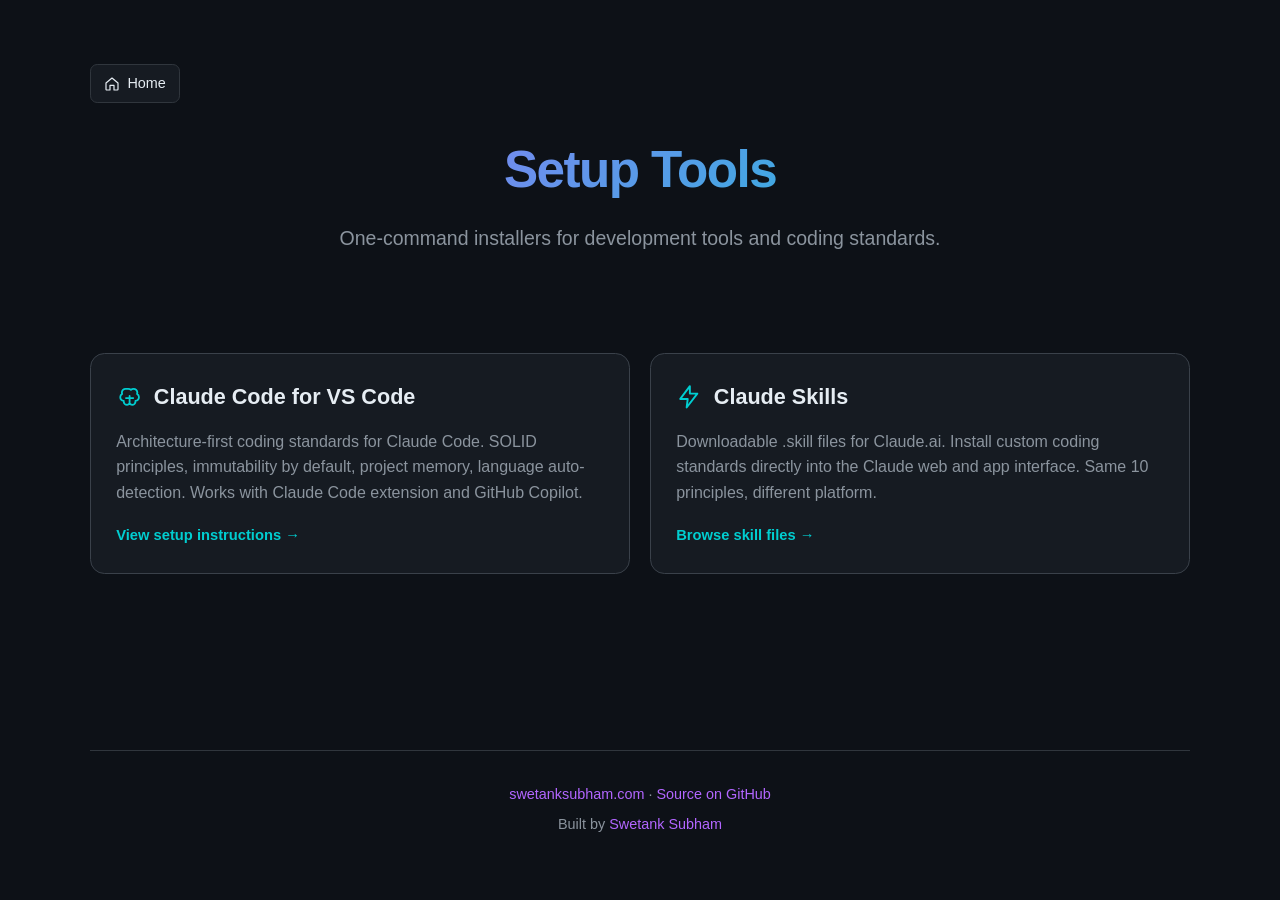
<file: index.html>
<!DOCTYPE html>
<html lang="en">
<head>
    <meta charset="UTF-8">
    <meta name="viewport" content="width=device-width, initial-scale=1.0">
    <title>Setup Tools — swetanksubham.com</title>
    <meta name="description" content="One-command setup scripts for development tools and coding standards.">
    <meta property="og:title" content="Setup Tools — swetanksubham.com">
    <meta property="og:description" content="One-command setup scripts for development tools and coding standards.">
    <meta property="og:type" content="website">
    <meta property="og:url" content="https://swetanksubham.com/setup/">
    <link rel="icon" href="data:image/svg+xml,<svg xmlns='http://www.w3.org/2000/svg' viewBox='0 0 100 100'><text y='.9em' font-size='90'>⚙</text></svg>">
    <link rel="stylesheet" href="./shared.css">
    <style>
        .hero {
            margin-bottom: clamp(2.25rem, 4vw, 3.5rem);
        }

        h1 {
            font-size: clamp(2.1rem, 5vw, 3.2rem);
        }

        .tagline {
            font-size: clamp(1rem, 2vw, 1.22rem);
            max-width: 48rem;
        }

        .tools {
            display: grid;
            grid-template-columns: repeat(auto-fit, minmax(min(100%, 22rem), 1fr));
            gap: 1.2rem;
            margin: clamp(2rem, 4vw, 3rem) 0;
        }

        .tool-card {
            background: var(--surface);
            border: 1px solid var(--border);
            border-radius: 0.9rem;
            padding: clamp(1.2rem, 2vw, 1.8rem);
            text-decoration: none;
            color: inherit;
            transition: border-color 0.2s, transform 0.15s;
            display: block;
        }

        .tool-card:hover {
            border-color: var(--purple-dim);
            transform: translateY(-2px);
        }

        .tool-header {
            display: flex;
            align-items: center;
            gap: 0.75rem;
            margin-bottom: 0.9rem;
        }

        .tool-icon {
            width: 1.6rem;
            height: 1.6rem;
            display: inline-flex;
            color: var(--cyan);
            flex-shrink: 0;
        }

        .tool-icon svg {
            width: 100%;
            height: 100%;
        }

        .tool-header h2 {
            font-size: clamp(1.15rem, 1.8vw, 1.35rem);
            font-weight: 700;
        }

        .tool-desc {
            font-size: 1rem;
            color: var(--text-muted);
            margin-bottom: 1rem;
        }

        .tool-link {
            font-size: 0.92rem;
            font-weight: 600;
            color: var(--cyan);
            transition: color 0.15s;
        }

        .tool-card:hover .tool-link {
            color: var(--purple);
        }

        footer p + p {
            margin-top: 0.45rem;
        }

        @media (min-width: 70rem) {
            .tools {
                grid-template-columns: repeat(2, minmax(0, 1fr));
            }

            .tool-card {
                border-color: #3a414a;
            }
        }
    </style>
</head>
<body>
    <div class="container">
        <div class="home-wrap">
            <a href="./" class="home-btn" aria-label="Home">
                <svg class="home-icon" viewBox="0 0 24 24" fill="none" aria-hidden="true">
                    <path d="M3 10.5L12 3L21 10.5V20C21 20.55 20.55 21 20 21H15V14H9V21H4C3.45 21 3 20.55 3 20V10.5Z" stroke="currentColor" stroke-width="1.8" stroke-linecap="round" stroke-linejoin="round"/>
                </svg>
                <span>Home</span>
            </a>
        </div>

        <div class="hero">
            <h1>Setup Tools</h1>
            <p class="tagline">One-command installers for development tools and coding standards.</p>
        </div>

        <div class="tools">
            <a href="./claude/vscode/" class="tool-card">
                <div class="tool-header">
                    <span class="tool-icon" aria-hidden="true">
                        <svg viewBox="0 0 24 24" fill="none">
                            <path d="M9 4.5C7.07 4.5 5.5 6.07 5.5 8C5.5 8.46 5.59 8.9 5.76 9.3C4.68 9.89 4 11.03 4 12.3C4 14.16 5.43 15.7 7.25 15.87C7.23 16.01 7.22 16.15 7.22 16.3C7.22 18.06 8.64 19.5 10.4 19.5C11.34 19.5 12.18 19.1 12.75 18.46C13.33 19.1 14.16 19.5 15.1 19.5C16.86 19.5 18.28 18.06 18.28 16.3C18.28 16.15 18.27 16.01 18.25 15.87C20.07 15.7 21.5 14.16 21.5 12.3C21.5 11.03 20.82 9.89 19.74 9.3C19.91 8.9 20 8.46 20 8C20 6.07 18.43 4.5 16.5 4.5C15.52 4.5 14.63 4.9 14 5.54C13.37 4.9 12.48 4.5 11.5 4.5H9Z" stroke="currentColor" stroke-width="1.7" stroke-linecap="round" stroke-linejoin="round"/>
                            <path d="M12.75 18.45V11.2M9.35 13.2H12.75M16.15 13.2H12.75" stroke="currentColor" stroke-width="1.7" stroke-linecap="round" stroke-linejoin="round"/>
                        </svg>
                    </span>
                    <h2>Claude Code for VS Code</h2>
                </div>
                <p class="tool-desc">
                    Architecture-first coding standards for Claude Code. SOLID principles, immutability by default,
                    project memory, language auto-detection. Works with Claude Code extension and GitHub Copilot.
                </p>
                <span class="tool-link">View setup instructions &rarr;</span>
            </a>

            <a href="./claude/skills/" class="tool-card">
                <div class="tool-header">
                    <span class="tool-icon" aria-hidden="true">
                        <svg viewBox="0 0 24 24" fill="none">
                            <path d="M13 2L4 14H11L10 22L20 9H13L13 2Z" stroke="currentColor" stroke-width="1.8" stroke-linecap="round" stroke-linejoin="round"/>
                        </svg>
                    </span>
                    <h2>Claude Skills</h2>
                </div>
                <p class="tool-desc">
                    Downloadable .skill files for Claude.ai. Install custom coding standards directly into
                    the Claude web and app interface. Same 10 principles, different platform.
                </p>
                <span class="tool-link">Browse skill files &rarr;</span>
            </a>
        </div>

        <footer>
            <p><a href="https://swetanksubham.com">swetanksubham.com</a> · <a href="https://github.com/swtnk/setup">Source on GitHub</a></p>
            <p>Built by <a href="https://swetanksubham.com">Swetank Subham</a></p>
        </footer>
    </div>


</body>
</html>
</file>
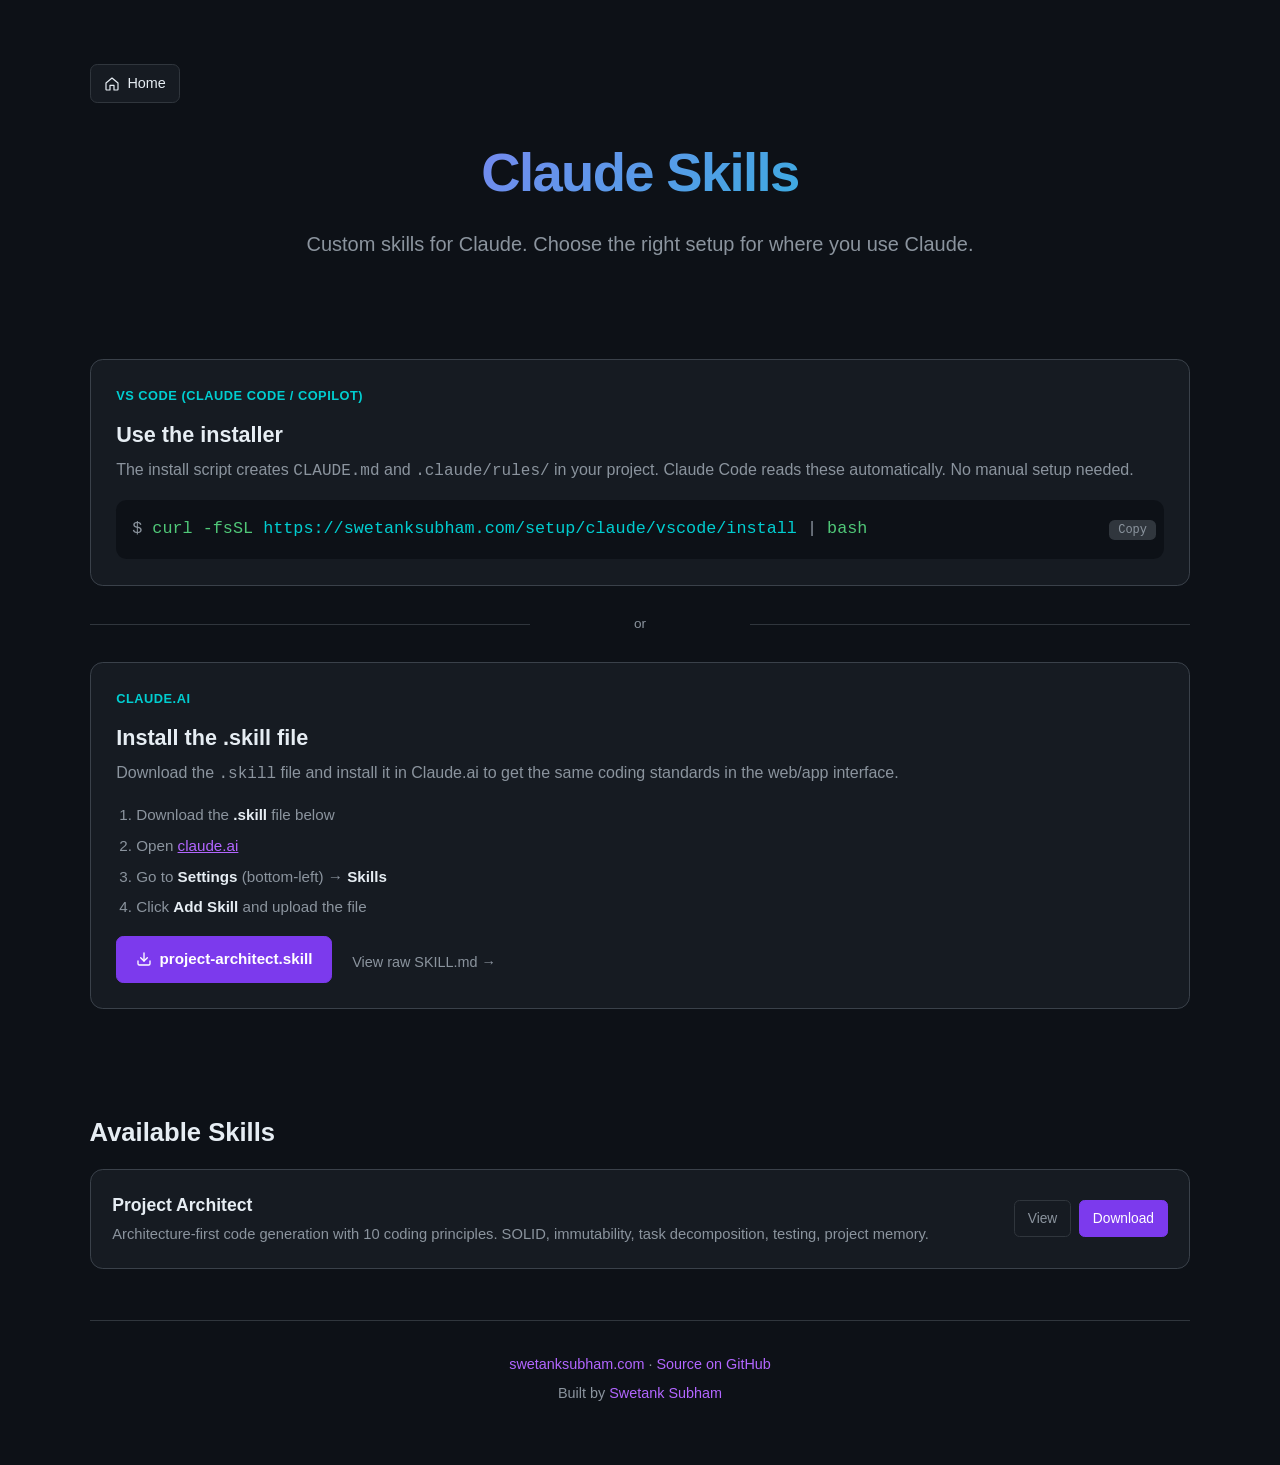
<file: claude/skills/index.html>
<!DOCTYPE html>
<html lang="en">
<head>
    <meta charset="UTF-8">
    <meta name="viewport" content="width=device-width, initial-scale=1.0">
    <title>Claude Skills — swetanksubham.com</title>
    <meta name="description" content="Downloadable .skill files for Claude.ai. Install custom coding standards directly into the Claude web and app interface.">
    <meta property="og:title" content="Claude Skills — swetanksubham.com">
    <meta property="og:description" content="Downloadable .skill files for Claude.ai. Install custom coding standards directly into the Claude web and app interface.">
    <meta property="og:type" content="website">
    <meta property="og:url" content="https://swetanksubham.com/setup/claude/skills/">
    <link rel="icon" href="data:image/svg+xml,<svg xmlns='http://www.w3.org/2000/svg' viewBox='0 0 100 100'><text y='.9em' font-size='90'>⚙</text></svg>">
    <link rel="stylesheet" href="../../shared.css">
    <style>
        .paths {
            display: grid;
            gap: 1.2rem;
            margin: clamp(2.5rem, 4vw, 3.5rem) 0;
        }

        .path-card {
            background: var(--surface);
            border: 1px solid var(--border);
            border-radius: 0.8rem;
            padding: clamp(1.25rem, 2vw, 1.8rem);
        }

        .path-card h2 {
            font-size: clamp(1.15rem, 1.8vw, 1.35rem);
            font-weight: 700;
            margin-bottom: 0.25rem;
        }

        .path-card .for {
            font-size: 0.8rem;
            color: var(--cyan);
            font-weight: 600;
            text-transform: uppercase;
            letter-spacing: 0.04em;
            margin-bottom: 0.75rem;
        }

        .path-card p {
            font-size: 1rem;
            color: var(--text-muted);
            margin-bottom: 1rem;
        }

        .path-card ol {
            padding-left: 1.25rem;
            margin-bottom: 1rem;
        }

        .path-card li {
            font-size: 0.95rem;
            color: var(--text-muted);
            margin-bottom: 0.4rem;
        }

        .path-card li strong {
            color: var(--text);
            font-weight: 600;
        }

        .cmd-block {
            font-family: var(--font-mono);
            font-size: clamp(0.95rem, 1.4vw, 1.05rem);
            color: var(--green);
            background: var(--code-bg);
            padding: 1rem;
            padding-right: 3.5rem;
            border-radius: 0.65rem;
            overflow-x: auto;
            white-space: nowrap;
            position: relative;
        }

        .cmd-block .prompt { color: var(--text-muted); user-select: none; }
        .cmd-block .url { color: var(--cyan); }
        .cmd-block .pipe { color: var(--text-muted); }

        .download-btn {
            display: inline-flex;
            align-items: center;
            gap: 0.5rem;
            padding: 0.65rem 1.15rem;
            border-radius: 0.45rem;
            border: 1px solid var(--purple-dim);
            background: var(--purple-dim);
            color: white;
            text-decoration: none;
            font-size: 0.95rem;
            font-weight: 600;
            transition: background 0.15s, transform 0.1s;
        }

        .download-btn:hover {
            background: var(--purple);
            transform: translateY(-1px);
        }

        .secondary-link {
            display: inline-block;
            margin-left: 1rem;
            font-size: 0.9rem;
            color: var(--text-muted);
            text-decoration: none;
        }

        .secondary-link:hover { color: var(--purple); }

        .divider {
            text-align: center;
            color: var(--text-muted);
            font-size: 0.85rem;
            margin: 0.5rem 0;
            position: relative;
        }

        .divider::before, .divider::after {
            content: '';
            position: absolute;
            top: 50%;
            width: 40%;
            height: 1px;
            background: var(--border);
        }

        .divider::before { left: 0; }
        .divider::after { right: 0; }

        .skill-list {
            margin: clamp(2.5rem, 4vw, 3.5rem) 0;
        }

        .skill-list h2 {
            font-size: clamp(1.3rem, 2vw, 1.6rem);
            font-weight: 700;
            margin-bottom: 1rem;
        }

        .skill-item {
            background: var(--surface);
            border: 1px solid var(--border);
            border-radius: 0.8rem;
            padding: clamp(1.1rem, 2vw, 1.35rem);
            display: flex;
            align-items: center;
            justify-content: space-between;
            gap: 1rem;
            flex-wrap: wrap;
        }

        .skill-info h3 {
            font-size: 1.1rem;
            font-weight: 600;
            margin-bottom: 0.2rem;
        }

        .skill-info p {
            font-size: 0.92rem;
            color: var(--text-muted);
        }

        .skill-actions {
            display: flex;
            gap: 0.5rem;
            align-items: center;
            flex-wrap: wrap;
        }

        .small-btn {
            padding: 0.4rem 0.8rem;
            border-radius: 0.35rem;
            border: 1px solid var(--border);
            background: var(--surface);
            color: var(--text-muted);
            text-decoration: none;
            font-size: 0.86rem;
            transition: border-color 0.15s, color 0.15s;
        }

        .small-btn:hover {
            border-color: var(--purple-dim);
            color: var(--text);
        }

        .small-btn.primary {
            border-color: var(--purple-dim);
            background: var(--purple-dim);
            color: white;
        }

        .small-btn.primary:hover {
            background: var(--purple);
        }

        @media (min-width: 70rem) {
            .path-card,
            .skill-item {
                border-color: #3a414a;
            }
        }
    </style>
</head>
<body>
    <div class="container">
        <div class="home-wrap">
            <a href="../../" class="home-btn" aria-label="Home">
                <svg class="home-icon" viewBox="0 0 24 24" fill="none" aria-hidden="true">
                    <path d="M3 10.5L12 3L21 10.5V20C21 20.55 20.55 21 20 21H15V14H9V21H4C3.45 21 3 20.55 3 20V10.5Z" stroke="currentColor" stroke-width="1.8" stroke-linecap="round" stroke-linejoin="round"/>
                </svg>
                <span>Home</span>
            </a>
        </div>

        <div class="hero">
            <h1>Claude Skills</h1>
            <p class="tagline">Custom skills for Claude. Choose the right setup for where you use Claude.</p>
        </div>

        <div class="paths">
            <div class="path-card">
                <div class="for">VS Code (Claude Code / Copilot)</div>
                <h2>Use the installer</h2>
                <p>The install script creates <code>CLAUDE.md</code> and <code>.claude/rules/</code> in your project. Claude Code reads these automatically. No manual setup needed.</p>
                <div class="cmd-block" data-cmd="curl -fsSL https://swetanksubham.com/setup/claude/vscode/install | bash">
                    <span class="prompt">$ </span>curl -fsSL <span class="url">https://swetanksubham.com/setup/claude/vscode/install</span> <span class="pipe">|</span> bash
                    <button class="cmd-copy-btn" type="button">Copy</button>
                </div>
            </div>

            <div class="divider">or</div>

            <div class="path-card">
                <div class="for">Claude.ai</div>
                <h2>Install the .skill file</h2>
                <p>Download the <code>.skill</code> file and install it in Claude.ai to get the same coding standards in the web/app interface.</p>
                <ol>
                    <li>Download the <strong>.skill</strong> file below</li>
                    <li>Open <a href="https://claude.ai" style="color: var(--purple);">claude.ai</a></li>
                    <li>Go to <strong>Settings</strong> (bottom-left) &rarr; <strong>Skills</strong></li>
                    <li>Click <strong>Add Skill</strong> and upload the file</li>
                </ol>
                <a href="./project-architect.skill" class="download-btn" download>
                    <svg width="16" height="16" viewBox="0 0 24 24" fill="none">
                        <path d="M21 15V19C21 20.1 20.1 21 19 21H5C3.9 21 3 20.1 3 19V15" stroke="currentColor" stroke-width="2" stroke-linecap="round" stroke-linejoin="round"/>
                        <path d="M7 10L12 15L17 10" stroke="currentColor" stroke-width="2" stroke-linecap="round" stroke-linejoin="round"/>
                        <path d="M12 15V3" stroke="currentColor" stroke-width="2" stroke-linecap="round" stroke-linejoin="round"/>
                    </svg>
                    project-architect.skill
                </a>
                <a href="./SKILL.md" class="secondary-link">View raw SKILL.md &rarr;</a>
            </div>
        </div>

        <div class="skill-list">
            <h2>Available Skills</h2>
            <div class="skill-item">
                <div class="skill-info">
                    <h3>Project Architect</h3>
                    <p>Architecture-first code generation with 10 coding principles. SOLID, immutability, task decomposition, testing, project memory.</p>
                </div>
                <div class="skill-actions">
                    <a href="./SKILL.md" class="small-btn">View</a>
                    <a href="./project-architect.skill" class="small-btn primary" download>Download</a>
                </div>
            </div>
        </div>

        <footer>
            <p><a href="https://swetanksubham.com">swetanksubham.com</a> · <a href="https://github.com/swtnk/setup">Source on GitHub</a></p>
            <p>Built by <a href="https://swetanksubham.com">Swetank Subham</a></p>
        </footer>
    </div>

    <script>
        document.addEventListener("DOMContentLoaded", function() {
            document.querySelectorAll(".cmd-copy-btn").forEach(function(btn) {
                btn.addEventListener("click", function() {
                    var wrap = btn.closest("[data-cmd]");
                    if (!wrap) return;
                    navigator.clipboard.writeText(wrap.getAttribute("data-cmd")).then(function() {
                        btn.textContent = "Copied!";
                        btn.classList.add("copied");
                        setTimeout(function() {
                            btn.textContent = "Copy";
                            btn.classList.remove("copied");
                        }, 2000);
                    });
                });
            });
        });
    </script>
</body>
</html>
</file>
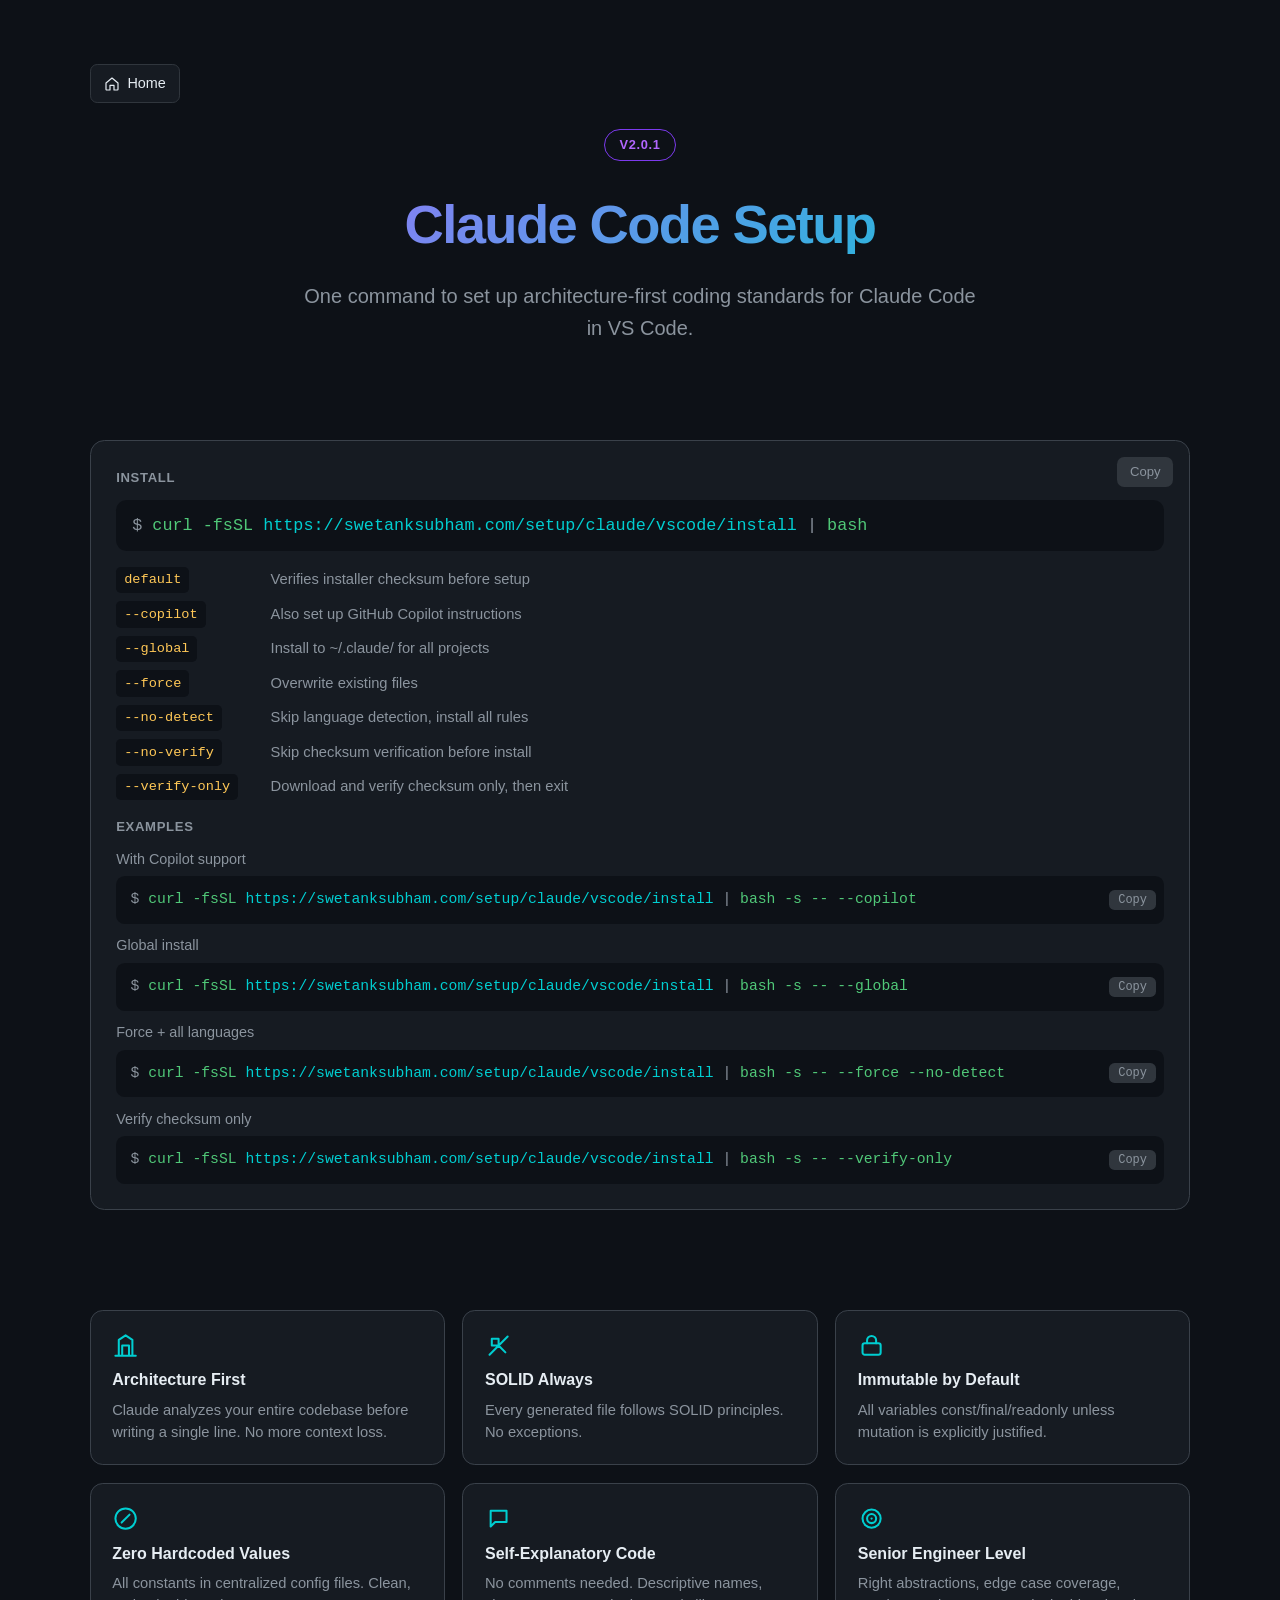
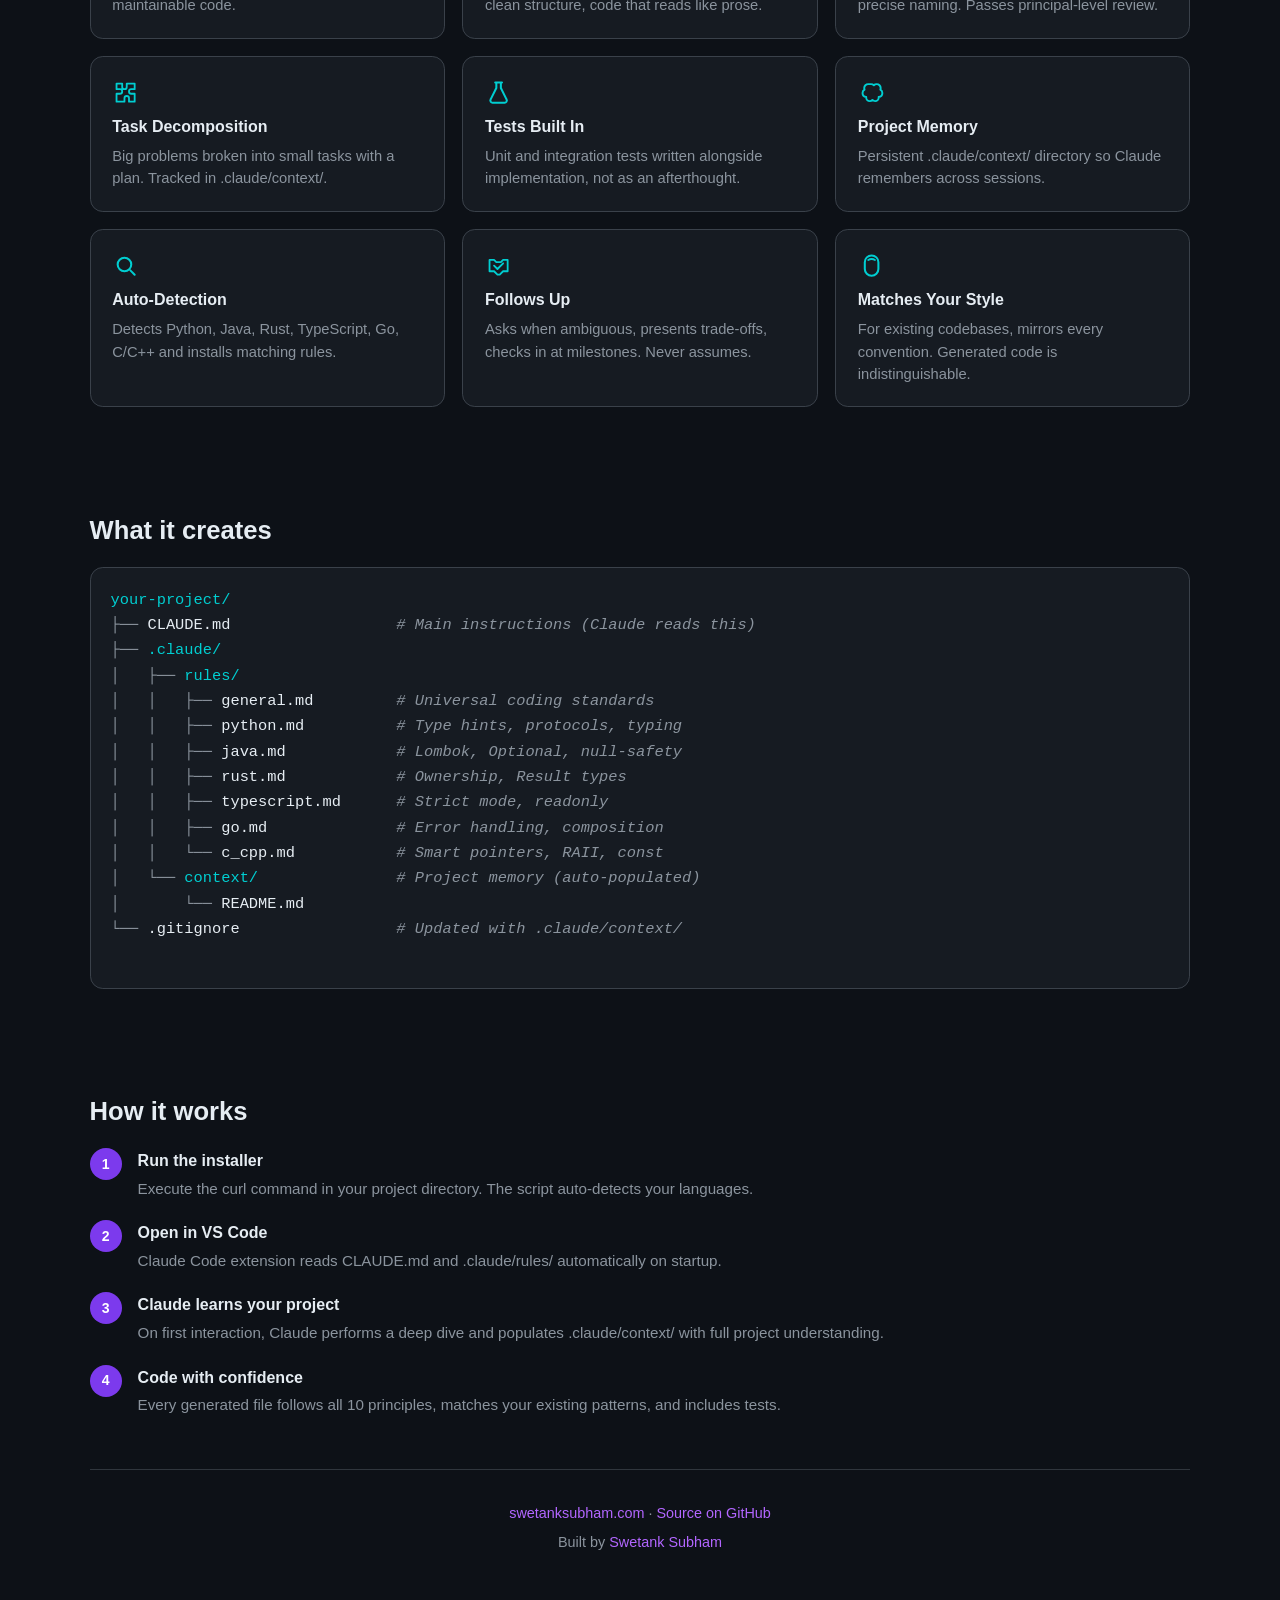
<file: claude/vscode/index.html>
<!DOCTYPE html>
<html lang="en">
<head>
    <meta charset="UTF-8">
    <meta name="viewport" content="width=device-width, initial-scale=1.0">
    <title>Claude Code for VS Code — Project Architect Setup</title>
    <meta name="description" content="One-command setup for Claude Code coding standards in VS Code. Architecture-first, SOLID, immutable by default.">
    <meta property="og:title" content="Claude Code for VS Code — Project Architect Setup">
    <meta property="og:description" content="One-command setup for Claude Code coding standards in VS Code. Architecture-first, SOLID, immutable by default.">
    <meta property="og:type" content="website">
    <meta property="og:url" content="https://swetanksubham.com/setup/claude/vscode/">
    <link rel="icon" href="data:image/svg+xml,<svg xmlns='http://www.w3.org/2000/svg' viewBox='0 0 100 100'><text y='.9em' font-size='90'>⚙</text></svg>">
    <link rel="stylesheet" href="../../shared.css">
    <style>
        .hero-badge {
            display: inline-block;
            padding: 0.3rem 0.9rem;
            font-size: 0.8rem;
            font-weight: 600;
            letter-spacing: 0.05em;
            text-transform: uppercase;
            color: var(--purple);
            border: 1px solid var(--purple-dim);
            border-radius: 9999px;
            margin-bottom: 1.25rem;
        }

        .install-block {
            background: var(--surface);
            border: 1px solid var(--border);
            border-radius: 0.9rem;
            padding: clamp(1.25rem, 2vw, 1.8rem);
            margin: clamp(2rem, 4vw, 3rem) 0;
            position: relative;
        }

        .install-label {
            font-size: 0.82rem;
            font-weight: 600;
            text-transform: uppercase;
            letter-spacing: 0.05em;
            color: var(--text-muted);
            margin-bottom: 0.75rem;
        }

        .install-cmd {
            font-family: var(--font-mono);
            font-size: clamp(0.95rem, 1.4vw, 1.05rem);
            color: var(--green);
            background: var(--code-bg);
            padding: 1rem;
            border-radius: 0.65rem;
            overflow-x: auto;
            white-space: nowrap;
            cursor: pointer;
            transition: background 0.15s;
        }

        .install-cmd-btn {
            width: 100%;
            border: none;
            text-align: left;
        }

        .install-cmd:hover { background: #1a1f27; }
        .install-cmd .prompt { color: var(--text-muted); user-select: none; }
        .install-cmd .url { color: var(--cyan); }
        .install-cmd .pipe { color: var(--text-muted); }

        .copy-btn {
            position: absolute;
            top: 1rem;
            right: 1rem;
            background: var(--border);
            border: none;
            color: var(--text-muted);
            padding: 0.45rem 0.8rem;
            border-radius: 0.45rem;
            font-size: 0.82rem;
            cursor: pointer;
            font-family: inherit;
            transition: all 0.15s;
        }

        .copy-btn:hover { background: #484f58; color: var(--text); }
        .copy-btn.copied { color: var(--green); }

        .flags {
            display: grid;
            gap: 0.5rem;
            margin-top: 1rem;
        }

        .examples {
            margin-top: 1rem;
            display: grid;
            gap: 0.65rem;
        }

        .examples-title {
            font-size: 0.82rem;
            font-weight: 600;
            text-transform: uppercase;
            letter-spacing: 0.05em;
            color: var(--text-muted);
        }

        .example-item {
            display: grid;
            gap: 0.35rem;
        }

        .example-label {
            font-size: 0.9rem;
            color: var(--text-muted);
        }

        .example-cmd {
            font-family: var(--font-mono);
            font-size: clamp(0.88rem, 1.15vw, 0.98rem);
            color: var(--green);
            background: var(--code-bg);
            padding: 0.75rem 0.9rem;
            padding-right: 3.5rem;
            border-radius: 0.55rem;
            overflow-x: auto;
            white-space: nowrap;
            position: relative;
        }

        .example-cmd .prompt { color: var(--text-muted); user-select: none; }
        .example-cmd .url { color: var(--cyan); }
        .example-cmd .pipe { color: var(--text-muted); }

        .flag {
            display: grid;
            grid-template-columns: minmax(8.75rem, max-content) 1fr;
            align-items: center;
            column-gap: 0.9rem;
            font-size: 0.92rem;
        }

        .flag code {
            font-family: var(--font-mono);
            font-size: 0.85rem;
            color: var(--yellow);
            background: var(--code-bg);
            padding: 0.15rem 0.5rem;
            border-radius: 0.3rem;
            white-space: nowrap;
            justify-self: start;
        }

        .flag span { color: var(--text-muted); }

        .features {
            display: grid;
            grid-template-columns: repeat(auto-fit, minmax(min(100%, 17rem), 1fr));
            gap: 1.1rem;
            margin: clamp(2.5rem, 4vw, 3.5rem) 0;
        }

        .feature {
            background: var(--surface);
            border: 1px solid var(--border);
            border-radius: 0.8rem;
            padding: 1.35rem;
        }

        .feature-icon {
            width: 1.7rem;
            height: 1.7rem;
            display: inline-flex;
            color: var(--cyan);
            margin-bottom: 0.5rem;
        }

        .feature-icon svg {
            width: 100%;
            height: 100%;
        }

        .feature h3 {
            font-size: 1rem;
            font-weight: 600;
            margin-bottom: 0.35rem;
        }

        .feature p {
            font-size: 0.92rem;
            color: var(--text-muted);
            line-height: 1.5;
        }

        .section {
            margin: clamp(2.5rem, 4vw, 3.5rem) 0;
        }

        .section h2 {
            font-size: clamp(1.3rem, 2vw, 1.6rem);
            font-weight: 700;
            margin-bottom: 1rem;
            color: var(--text);
        }

        .how-it-works {
            display: grid;
            gap: 1.2rem;
        }

        .step {
            display: flex;
            gap: 1rem;
            align-items: flex-start;
        }

        .step-num {
            flex-shrink: 0;
            width: 2rem;
            height: 2rem;
            display: flex;
            align-items: center;
            justify-content: center;
            background: var(--purple-dim);
            color: white;
            border-radius: 50%;
            font-size: 0.88rem;
            font-weight: 700;
        }

        .step-content h4 {
            font-size: 1rem;
            font-weight: 600;
            margin-bottom: 0.2rem;
        }

        .step-content p {
            font-size: 0.95rem;
            color: var(--text-muted);
        }

        .tree {
            font-family: var(--font-mono);
            font-size: clamp(0.9rem, 1.2vw, 1rem);
            background: var(--surface);
            border: 1px solid var(--border);
            border-radius: 0.8rem;
            padding: 1.25rem;
            line-height: 1.65;
            color: var(--text-muted);
            overflow-x: auto;
            white-space: pre;
        }

        .tree .dir { color: var(--cyan); }
        .tree .file { color: var(--text); }
        .tree .comment { color: var(--text-muted); font-style: italic; }

        @media (min-width: 70rem) {
            .features {
                grid-template-columns: repeat(3, minmax(0, 1fr));
            }

            .install-block,
            .tree,
            .feature {
                border-color: #3a414a;
            }
        }

        @media (max-width: 40rem) {
            .flag {
                grid-template-columns: 1fr;
                row-gap: 0.3rem;
            }

            .copy-btn {
                position: static;
                margin-bottom: 0.7rem;
                float: right;
            }
        }
    </style>
</head>
<body>
    <div class="container">
        <div class="home-wrap">
            <a href="../../" class="home-btn" aria-label="Home">
                <svg class="home-icon" viewBox="0 0 24 24" fill="none" aria-hidden="true">
                    <path d="M3 10.5L12 3L21 10.5V20C21 20.55 20.55 21 20 21H15V14H9V21H4C3.45 21 3 20.55 3 20V10.5Z" stroke="currentColor" stroke-width="1.8" stroke-linecap="round" stroke-linejoin="round"/>
                </svg>
                <span>Home</span>
            </a>
        </div>

        <div class="hero">
            <div class="hero-badge">v2.0.1</div>
            <h1>Claude Code Setup</h1>
            <p class="tagline">One command to set up architecture-first coding standards for Claude Code in VS Code.</p>
        </div>

        <div class="install-block">
            <div class="install-label">Install</div>
            <button id="copy-btn" class="copy-btn">Copy</button>
            <button id="install-cmd-btn" type="button" class="install-cmd install-cmd-btn">
                <span class="prompt">$ </span>curl -fsSL <span class="url">https://swetanksubham.com/setup/claude/vscode/install</span> <span class="pipe">|</span> bash
            </button>
            <div class="flags">
                <div class="flag"><code>default</code> <span>Verifies installer checksum before setup</span></div>
                <div class="flag"><code>--copilot</code> <span>Also set up GitHub Copilot instructions</span></div>
                <div class="flag"><code>--global</code> <span>Install to ~/.claude/ for all projects</span></div>
                <div class="flag"><code>--force</code> <span>Overwrite existing files</span></div>
                <div class="flag"><code>--no-detect</code> <span>Skip language detection, install all rules</span></div>
                <div class="flag"><code>--no-verify</code> <span>Skip checksum verification before install</span></div>
                <div class="flag"><code>--verify-only</code> <span>Download and verify checksum only, then exit</span></div>
            </div>

            <div class="examples">
                <div class="examples-title">Examples</div>

                <div class="example-item">
                    <div class="example-label">With Copilot support</div>
                    <div class="example-cmd" data-cmd="curl -fsSL https://swetanksubham.com/setup/claude/vscode/install | bash -s -- --copilot">
                        <span class="prompt">$ </span>curl -fsSL <span class="url">https://swetanksubham.com/setup/claude/vscode/install</span> <span class="pipe">|</span> bash -s -- --copilot
                        <button class="cmd-copy-btn" type="button">Copy</button>
                    </div>
                </div>

                <div class="example-item">
                    <div class="example-label">Global install</div>
                    <div class="example-cmd" data-cmd="curl -fsSL https://swetanksubham.com/setup/claude/vscode/install | bash -s -- --global">
                        <span class="prompt">$ </span>curl -fsSL <span class="url">https://swetanksubham.com/setup/claude/vscode/install</span> <span class="pipe">|</span> bash -s -- --global
                        <button class="cmd-copy-btn" type="button">Copy</button>
                    </div>
                </div>

                <div class="example-item">
                    <div class="example-label">Force + all languages</div>
                    <div class="example-cmd" data-cmd="curl -fsSL https://swetanksubham.com/setup/claude/vscode/install | bash -s -- --force --no-detect">
                        <span class="prompt">$ </span>curl -fsSL <span class="url">https://swetanksubham.com/setup/claude/vscode/install</span> <span class="pipe">|</span> bash -s -- --force --no-detect
                        <button class="cmd-copy-btn" type="button">Copy</button>
                    </div>
                </div>

                <div class="example-item">
                    <div class="example-label">Verify checksum only</div>
                    <div class="example-cmd" data-cmd="curl -fsSL https://swetanksubham.com/setup/claude/vscode/install | bash -s -- --verify-only">
                        <span class="prompt">$ </span>curl -fsSL <span class="url">https://swetanksubham.com/setup/claude/vscode/install</span> <span class="pipe">|</span> bash -s -- --verify-only
                        <button class="cmd-copy-btn" type="button">Copy</button>
                    </div>
                </div>
            </div>
        </div>

        <div class="features">
            <div class="feature">
                <div class="feature-icon" aria-hidden="true"><svg viewBox="0 0 24 24" fill="none"><path d="M3 21H21M6 21V7L12 3L18 7V21M9 21V12H15V21" stroke="currentColor" stroke-width="1.8" stroke-linecap="round" stroke-linejoin="round"/></svg></div>
                <h3>Architecture First</h3>
                <p>Claude analyzes your entire codebase before writing a single line. No more context loss.</p>
            </div>
            <div class="feature">
                <div class="feature-icon" aria-hidden="true"><svg viewBox="0 0 24 24" fill="none"><path d="M4 20L20 4M6 6H12V12H6V6ZM12 12L18 18" stroke="currentColor" stroke-width="1.8" stroke-linecap="round" stroke-linejoin="round"/></svg></div>
                <h3>SOLID Always</h3>
                <p>Every generated file follows SOLID principles. No exceptions.</p>
            </div>
            <div class="feature">
                <div class="feature-icon" aria-hidden="true"><svg viewBox="0 0 24 24" fill="none"><rect x="4" y="10" width="16" height="10" rx="2" stroke="currentColor" stroke-width="1.8"/><path d="M8 10V7.5A4 4 0 0116 7.5V10" stroke="currentColor" stroke-width="1.8" stroke-linecap="round"/></svg></div>
                <h3>Immutable by Default</h3>
                <p>All variables const/final/readonly unless mutation is explicitly justified.</p>
            </div>
            <div class="feature">
                <div class="feature-icon" aria-hidden="true"><svg viewBox="0 0 24 24" fill="none"><circle cx="12" cy="12" r="9" stroke="currentColor" stroke-width="1.8"/><path d="M8.5 15.5L15.5 8.5" stroke="currentColor" stroke-width="1.8" stroke-linecap="round"/></svg></div>
                <h3>Zero Hardcoded Values</h3>
                <p>All constants in centralized config files. Clean, maintainable code.</p>
            </div>
            <div class="feature">
                <div class="feature-icon" aria-hidden="true"><svg viewBox="0 0 24 24" fill="none"><path d="M5 5H19V15H9L5 19V5Z" stroke="currentColor" stroke-width="1.8" stroke-linecap="round" stroke-linejoin="round"/></svg></div>
                <h3>Self-Explanatory Code</h3>
                <p>No comments needed. Descriptive names, clean structure, code that reads like prose.</p>
            </div>
            <div class="feature">
                <div class="feature-icon" aria-hidden="true"><svg viewBox="0 0 24 24" fill="none"><circle cx="12" cy="12" r="8" stroke="currentColor" stroke-width="1.8"/><circle cx="12" cy="12" r="4" stroke="currentColor" stroke-width="1.8"/><circle cx="12" cy="12" r="1" fill="currentColor"/></svg></div>
                <h3>Senior Engineer Level</h3>
                <p>Right abstractions, edge case coverage, precise naming. Passes principal-level review.</p>
            </div>
            <div class="feature">
                <div class="feature-icon" aria-hidden="true"><svg viewBox="0 0 24 24" fill="none"><path d="M9 4H4V9H7A2 2 0 017 13H4V20H11V17A2 2 0 1115 17V20H20V13H17A2 2 0 1117 9H20V4H13V7A2 2 0 119 7V4Z" stroke="currentColor" stroke-width="1.6" stroke-linecap="round" stroke-linejoin="round"/></svg></div>
                <h3>Task Decomposition</h3>
                <p>Big problems broken into small tasks with a plan. Tracked in .claude/context/.</p>
            </div>
            <div class="feature">
                <div class="feature-icon" aria-hidden="true"><svg viewBox="0 0 24 24" fill="none"><path d="M9 3H15M10 3V8L5 18A2 2 0 007 21H17A2 2 0 0019 18L14 8V3" stroke="currentColor" stroke-width="1.8" stroke-linecap="round" stroke-linejoin="round"/></svg></div>
                <h3>Tests Built In</h3>
                <p>Unit and integration tests written alongside implementation, not as an afterthought.</p>
            </div>
            <div class="feature">
                <div class="feature-icon" aria-hidden="true"><svg viewBox="0 0 24 24" fill="none"><path d="M9 4.5C7.07 4.5 5.5 6.07 5.5 8C5.5 8.46 5.59 8.9 5.76 9.3C4.68 9.89 4 11.03 4 12.3C4 14.16 5.43 15.7 7.25 15.87C7.23 16.01 7.22 16.15 7.22 16.3C7.22 18.06 8.64 19.5 10.4 19.5C11.34 19.5 12.18 19.1 12.75 18.46C13.33 19.1 14.16 19.5 15.1 19.5C16.86 19.5 18.28 18.06 18.28 16.3C18.28 16.15 18.27 16.01 18.25 15.87C20.07 15.7 21.5 14.16 21.5 12.3C21.5 11.03 20.82 9.89 19.74 9.3C19.91 8.9 20 8.46 20 8C20 6.07 18.43 4.5 16.5 4.5C15.52 4.5 14.63 4.9 14 5.54C13.37 4.9 12.48 4.5 11.5 4.5H9Z" stroke="currentColor" stroke-width="1.7" stroke-linecap="round" stroke-linejoin="round"/></svg></div>
                <h3>Project Memory</h3>
                <p>Persistent .claude/context/ directory so Claude remembers across sessions.</p>
            </div>
            <div class="feature">
                <div class="feature-icon" aria-hidden="true"><svg viewBox="0 0 24 24" fill="none"><circle cx="11" cy="11" r="6" stroke="currentColor" stroke-width="1.8"/><path d="M20 20L16.2 16.2" stroke="currentColor" stroke-width="1.8" stroke-linecap="round"/></svg></div>
                <h3>Auto-Detection</h3>
                <p>Detects Python, Java, Rust, TypeScript, Go, C/C++ and installs matching rules.</p>
            </div>
            <div class="feature">
                <div class="feature-icon" aria-hidden="true"><svg viewBox="0 0 24 24" fill="none"><path d="M8 12L11 15L16 10M4 7H8L10 9H14L16 7H20M4 7V17H8L11 20H13L16 17H20V7" stroke="currentColor" stroke-width="1.6" stroke-linecap="round" stroke-linejoin="round"/></svg></div>
                <h3>Follows Up</h3>
                <p>Asks when ambiguous, presents trade-offs, checks in at milestones. Never assumes.</p>
            </div>
            <div class="feature">
                <div class="feature-icon" aria-hidden="true"><svg viewBox="0 0 24 24" fill="none"><rect x="6" y="3" width="12" height="18" rx="6" stroke="currentColor" stroke-width="1.8"/><path d="M9 7C10 6.4 11 6.2 12 6.2C13 6.2 14 6.4 15 7" stroke="currentColor" stroke-width="1.6" stroke-linecap="round"/></svg></div>
                <h3>Matches Your Style</h3>
                <p>For existing codebases, mirrors every convention. Generated code is indistinguishable.</p>
            </div>
        </div>

        <div class="section">
            <h2>What it creates</h2>
            <pre class="tree">
<span class="dir">your-project/</span>
├── <span class="file">CLAUDE.md</span>                  <span class="comment"># Main instructions (Claude reads this)</span>
├── <span class="dir">.claude/</span>
│   ├── <span class="dir">rules/</span>
│   │   ├── <span class="file">general.md</span>         <span class="comment"># Universal coding standards</span>
│   │   ├── <span class="file">python.md</span>          <span class="comment"># Type hints, protocols, typing</span>
│   │   ├── <span class="file">java.md</span>            <span class="comment"># Lombok, Optional, null-safety</span>
│   │   ├── <span class="file">rust.md</span>            <span class="comment"># Ownership, Result types</span>
│   │   ├── <span class="file">typescript.md</span>      <span class="comment"># Strict mode, readonly</span>
│   │   ├── <span class="file">go.md</span>              <span class="comment"># Error handling, composition</span>
│   │   └── <span class="file">c_cpp.md</span>           <span class="comment"># Smart pointers, RAII, const</span>
│   └── <span class="dir">context/</span>               <span class="comment"># Project memory (auto-populated)</span>
│       └── <span class="file">README.md</span>
└── <span class="file">.gitignore</span>                 <span class="comment"># Updated with .claude/context/</span>
            </pre>
        </div>

        <div class="section">
            <h2>How it works</h2>
            <div class="how-it-works">
                <div class="step">
                    <div class="step-num">1</div>
                    <div class="step-content">
                        <h4>Run the installer</h4>
                        <p>Execute the curl command in your project directory. The script auto-detects your languages.</p>
                    </div>
                </div>
                <div class="step">
                    <div class="step-num">2</div>
                    <div class="step-content">
                        <h4>Open in VS Code</h4>
                        <p>Claude Code extension reads CLAUDE.md and .claude/rules/ automatically on startup.</p>
                    </div>
                </div>
                <div class="step">
                    <div class="step-num">3</div>
                    <div class="step-content">
                        <h4>Claude learns your project</h4>
                        <p>On first interaction, Claude performs a deep dive and populates .claude/context/ with full project understanding.</p>
                    </div>
                </div>
                <div class="step">
                    <div class="step-num">4</div>
                    <div class="step-content">
                        <h4>Code with confidence</h4>
                        <p>Every generated file follows all 10 principles, matches your existing patterns, and includes tests.</p>
                    </div>
                </div>
            </div>
        </div>

        <footer>
            <p><a href="https://swetanksubham.com">swetanksubham.com</a> · <a href="https://github.com/swtnk/setup">Source on GitHub</a></p>
            <p>Built by <a href="https://swetanksubham.com">Swetank Subham</a></p>
        </footer>
    </div>

    <script>
        document.addEventListener("DOMContentLoaded", function() {
            var copyBtn = document.getElementById("copy-btn");
            var cmdBtn = document.getElementById("install-cmd-btn");
            var cmd = "curl -fsSL https://swetanksubham.com/setup/claude/vscode/install | bash";

            function doCopy() {
                navigator.clipboard.writeText(cmd).then(function() {
                    copyBtn.textContent = "Copied!";
                    copyBtn.classList.add("copied");
                    setTimeout(function() {
                        copyBtn.textContent = "Copy";
                        copyBtn.classList.remove("copied");
                    }, 2000);
                });
            }

            copyBtn.addEventListener("click", doCopy);
            cmdBtn.addEventListener("click", doCopy);

            document.querySelectorAll(".cmd-copy-btn").forEach(function(btn) {
                btn.addEventListener("click", function(e) {
                    e.stopPropagation();
                    var wrap = btn.closest("[data-cmd]");
                    if (!wrap) return;
                    navigator.clipboard.writeText(wrap.getAttribute("data-cmd")).then(function() {
                        btn.textContent = "Copied!";
                        btn.classList.add("copied");
                        setTimeout(function() {
                            btn.textContent = "Copy";
                            btn.classList.remove("copied");
                        }, 2000);
                    });
                });
            });
        });
    </script>
</body>
</html>
</file>
<file: shared.css>
/* shared.css — common styles for all setup pages */

:root {
    --bg: #0d1117;
    --surface: #161b22;
    --border: #30363d;
    --text: #e6edf3;
    --text-muted: #8b949e;
    --purple: #b266ff;
    --purple-dim: #7c3aed;
    --green: #50c878;
    --cyan: #00ced1;
    --yellow: #ffc857;
    --code-bg: #0d1117;
    --font-mono: 'JetBrains Mono', 'Fira Code', 'SF Mono', 'Cascadia Code', Consolas, monospace;
}

* { margin: 0; padding: 0; box-sizing: border-box; }

body {
    font-family: -apple-system, BlinkMacSystemFont, 'Segoe UI', Helvetica, Arial, sans-serif;
    background: var(--bg);
    color: var(--text);
    line-height: 1.6;
    min-height: 100vh;
    display: flex;
    flex-direction: column;
}

.container {
    width: min(92%, 78rem);
    margin: 0 auto;
    padding: clamp(2.5rem, 5vw, 5rem) clamp(1.25rem, 3vw, 2.5rem);
    min-height: 100vh;
    display: flex;
    flex-direction: column;
}

.home-wrap {
    margin-bottom: clamp(1.1rem, 2.5vw, 1.6rem);
}

.home-btn {
    display: inline-flex;
    align-items: center;
    gap: 0.45rem;
    padding: 0.45rem 0.85rem;
    border-radius: 0.45rem;
    border: 1px solid var(--border);
    background: var(--surface);
    color: var(--text);
    text-decoration: none;
    font-size: 0.9rem;
    transition: border-color 0.15s, background 0.15s;
}

.home-icon {
    width: 1rem;
    height: 1rem;
    display: inline-block;
    flex-shrink: 0;
}

.home-btn:hover {
    border-color: var(--purple-dim);
    background: #1a1f27;
}

.hero {
    text-align: center;
    margin-bottom: clamp(2rem, 4vw, 3rem);
}

/* Dark-only theme — no light mode by design */
h1 {
    font-size: clamp(2.2rem, 5vw, 3.4rem);
    font-weight: 800;
    letter-spacing: -0.03em;
    margin-bottom: 0.75rem;
    color: var(--purple);
    background: linear-gradient(135deg, var(--purple), var(--cyan));
    -webkit-background-clip: text;
    -webkit-text-fill-color: transparent;
    background-clip: text;
}

.tagline {
    font-size: clamp(1rem, 2vw, 1.25rem);
    color: var(--text-muted);
    max-width: 42rem;
    margin: 0 auto;
}

footer {
    text-align: center;
    margin-top: auto;
    padding-top: 2rem;
    border-top: 1px solid var(--border);
    color: var(--text-muted);
    font-size: 0.9rem;
}

footer p + p { margin-top: 0.35rem; }

footer a {
    color: var(--purple);
    text-decoration: none;
}

footer a:hover { text-decoration: underline; }

.cmd-copy-wrap {
    position: relative;
}

.cmd-copy-btn {
    position: absolute;
    top: 50%;
    right: 0.5rem;
    transform: translateY(-50%);
    background: var(--border);
    border: none;
    color: var(--text-muted);
    padding: 0.25rem 0.55rem;
    border-radius: 0.35rem;
    font-size: 0.75rem;
    cursor: pointer;
    font-family: inherit;
    transition: all 0.15s;
    line-height: 1;
}

.cmd-copy-btn:hover { background: #484f58; color: var(--text); }
.cmd-copy-btn.copied { color: var(--green); }
</file>
